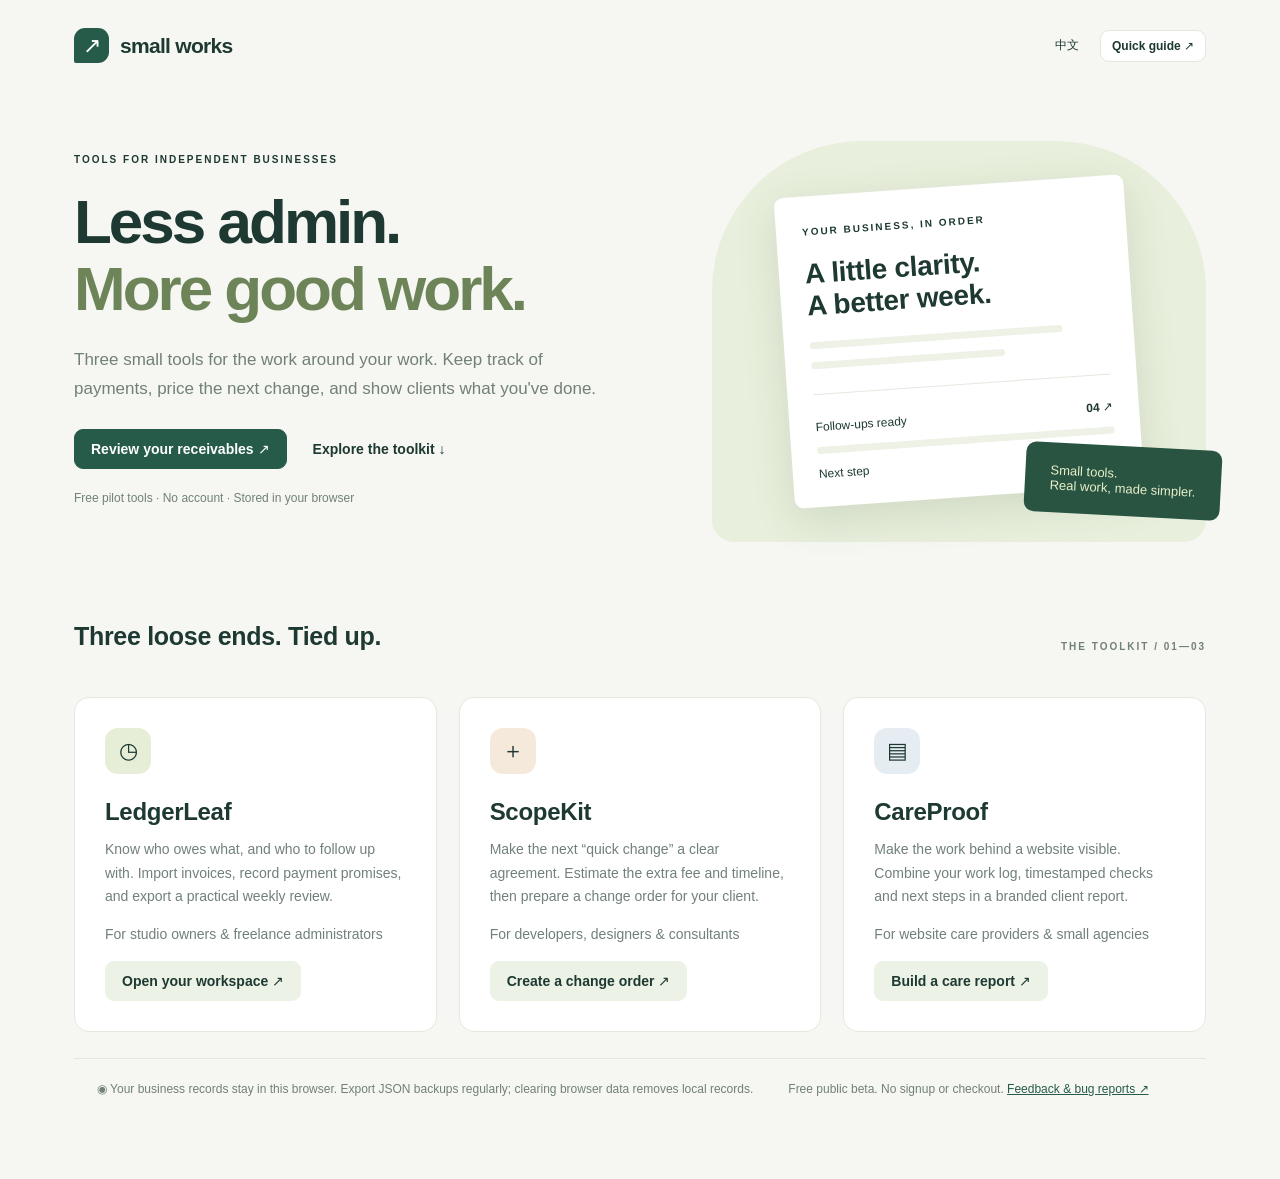
<file: index.html>
<!doctype html><html lang="en"><head><meta http-equiv="Content-Security-Policy" content="default-src 'self'; script-src 'self'; style-src 'self' 'unsafe-inline'; img-src 'self' data:; connect-src 'self'; worker-src 'self'; object-src 'none'; base-uri 'none'; form-action 'self'"><meta name="referrer" content="no-referrer"><meta property="og:title" content="Small Works — three free browser tools"><meta property="og:type" content="website"><meta property="og:url" content="https://zhang21901.github.io/small-works/"><meta property="og:image" content="https://zhang21901.github.io/small-works/social.png"><meta name="twitter:card" content="summary_large_image"><meta charset="utf-8"><meta name="viewport" content="width=device-width,initial-scale=1"><meta name="description" content="Three local-first tools for independent studios: receivables reviews, project change orders and website care reports."><title>Small Works · Less admin. More good work.</title><link rel="stylesheet" href="style.css"><link rel="icon" href="icon.svg"></head><body><nav class="portfolio-nav"><a class="logo" href="index-en.html"><span class="logo-mark">↗</span>small works</a><div class="actions"><a class="button quiet small" href="index-zh.html">中文</a><a class="button small" href="guide.html">Quick guide ↗</a></div></nav><main><section class="hero"><div><span class="eyebrow">TOOLS FOR INDEPENDENT BUSINESSES</span><h1>Less admin.<br><em>More good work.</em></h1><p>Three small tools for the work around your work. Keep track of payments, price the next change, and show clients what you've done.</p><div class="actions"><a class="button primary" href="app.html">Review your receivables ↗</a><a class="button quiet" href="#tools">Explore the toolkit ↓</a></div><p class="hint" style="font-size:12px;margin-top:19px">Free pilot tools · No account · Stored in your browser</p></div><div class="hero-art" aria-hidden="true"><div class="mini-report"><span class="eyebrow">YOUR BUSINESS, IN ORDER</span><h2 style="font-size:28px;margin:20px 0">A little clarity.<br>A better week.</h2><div class="mini-line" style="width:85%"></div><div class="mini-line" style="width:65%"></div><hr style="border:0;border-top:1px solid #e4e9df;margin:25px 0"><div style="display:flex;justify-content:space-between;font-size:12px"><span>Follow-ups ready</span><strong>04 ↗</strong></div><div class="mini-line"></div><div style="display:flex;justify-content:space-between;font-size:12px"><span>Next step</span><strong>Make it happen.</strong></div></div><div class="hero-stamp">Small tools.<br>Real work, made simpler.</div></div></section><section class="products" id="tools"><div class="products-head"><h2>Three loose ends. Tied up.</h2><span class="eyebrow muted">THE TOOLKIT / 01—03</span></div><div class="product-grid"><article class="product-card"><div class="product-icon">◷</div><h2>LedgerLeaf</h2><p>Know who owes what, and who to follow up with. Import invoices, record payment promises, and export a practical weekly review.</p><p class="hint">For studio owners & freelance administrators</p><a class="button soft" href="app.html">Open your workspace ↗</a></article><article class="product-card"><div class="product-icon">＋</div><h2>ScopeKit</h2><p>Make the next “quick change” a clear agreement. Estimate the extra fee and timeline, then prepare a change order for your client.</p><p class="hint">For developers, designers & consultants</p><a class="button soft" href="scope.html">Create a change order ↗</a></article><article class="product-card"><div class="product-icon">▤</div><h2>CareProof</h2><p>Make the work behind a website visible. Combine your work log, timestamped checks and next steps in a branded client report.</p><p class="hint">For website care providers & small agencies</p><a class="button soft" href="care.html">Build a care report ↗</a></article></div><div class="wide-note"><span>◉ Your business records stay in this browser. Export JSON backups regularly; clearing browser data removes local records.</span><span>Free public beta. No signup or checkout. <a href="https://github.com/Zhang21901/small-works/issues">Feedback &amp; bug reports ↗</a></span></div></section></main><script src="landing.js"></script></body></html>
</file>
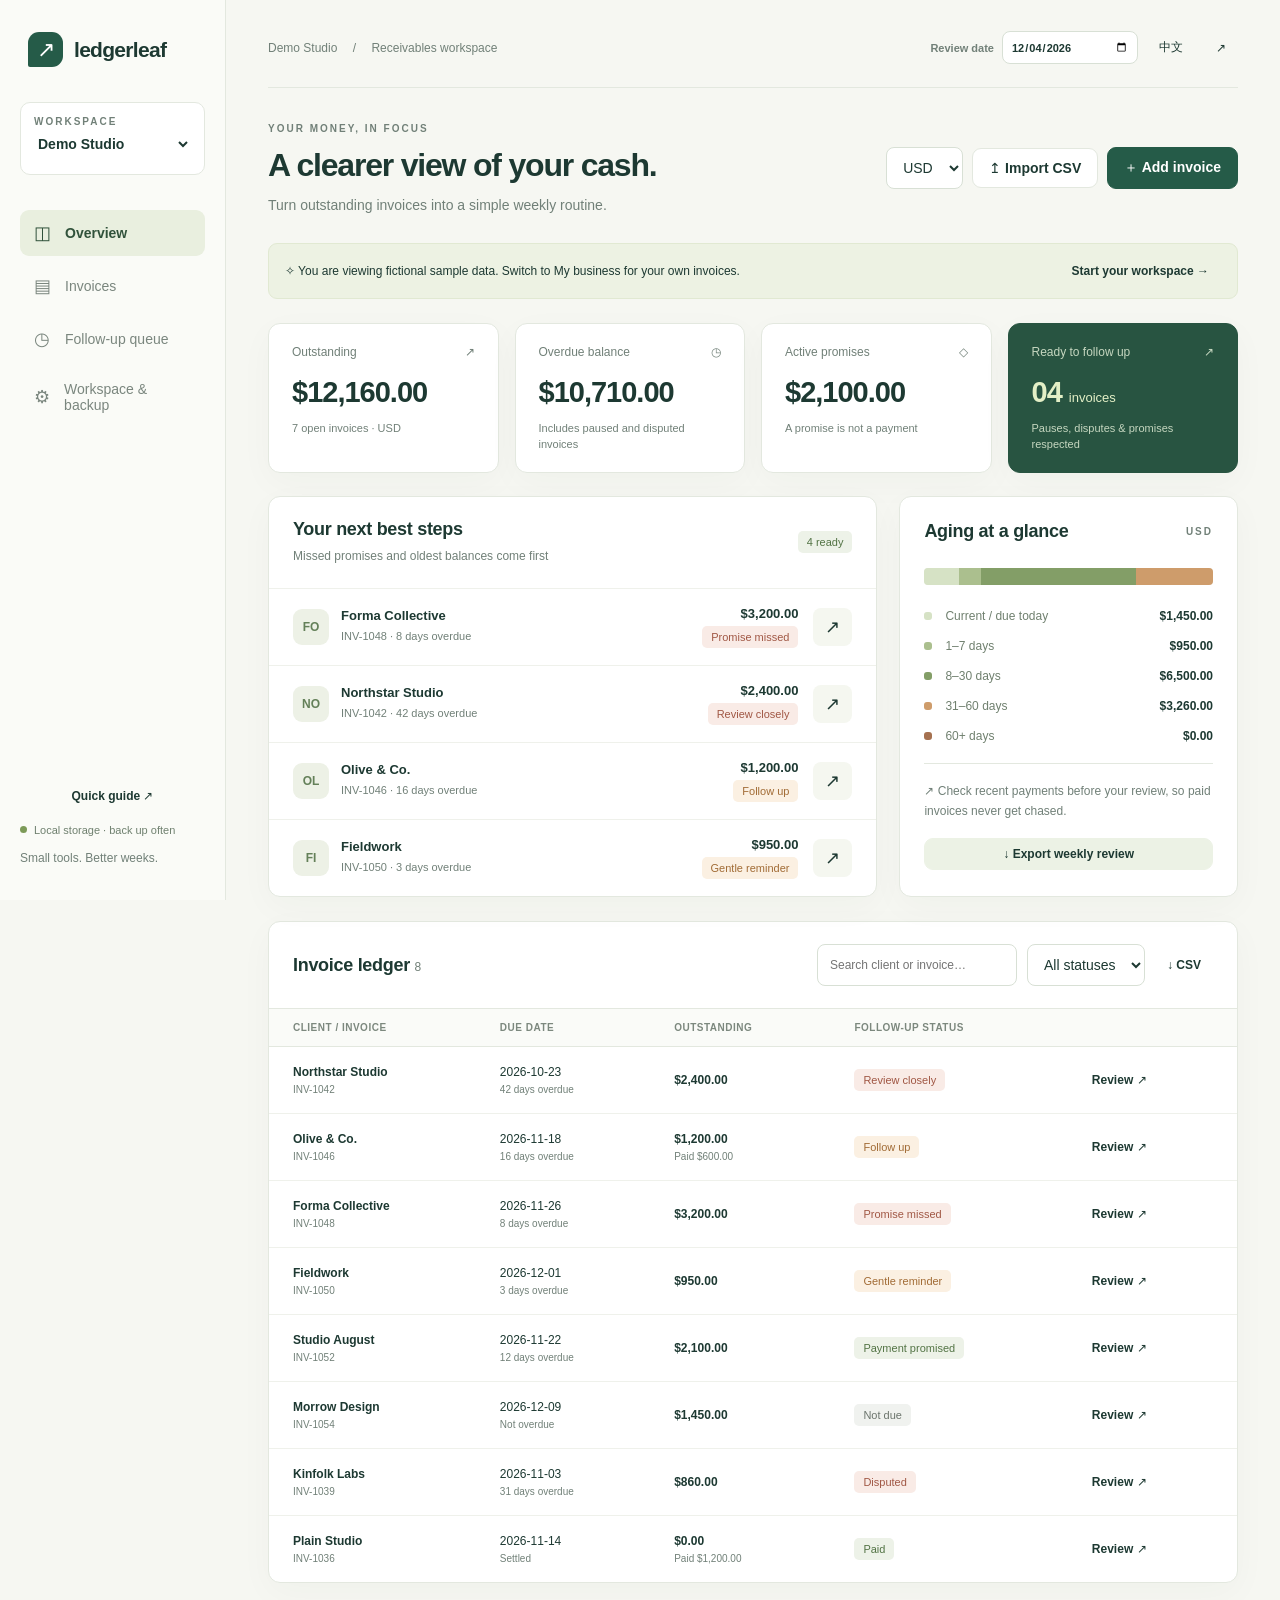
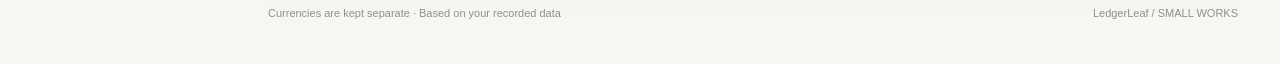
<file: app.html>
<!doctype html><html lang="zh-CN"><head><meta http-equiv="Content-Security-Policy" content="default-src 'self'; script-src 'self'; style-src 'self' 'unsafe-inline'; img-src 'self' data:; connect-src 'self'; worker-src 'self'; object-src 'none'; base-uri 'none'; form-action 'self'"><meta name="referrer" content="no-referrer"><meta property="og:title" content="Small Works — three free browser tools"><meta property="og:type" content="website"><meta property="og:url" content="https://zhang21901.github.io/small-works/"><meta property="og:image" content="https://zhang21901.github.io/small-works/social.png"><meta name="twitter:card" content="summary_large_image"><meta charset="utf-8"><meta name="viewport" content="width=device-width,initial-scale=1"><meta name="description" content="LedgerLeaf — a local-first weekly receivables review for small service businesses."><title>LedgerLeaf · 收款工作台</title><link rel="stylesheet" href="style.css"><link rel="icon" href="icon.svg"></head><body><div id="app"></div><dialog id="modal"><div id="modal-content"></div></dialog><div id="toast" role="status" class="hidden"></div><script type="module" src="app.js"></script></body></html>
</file>
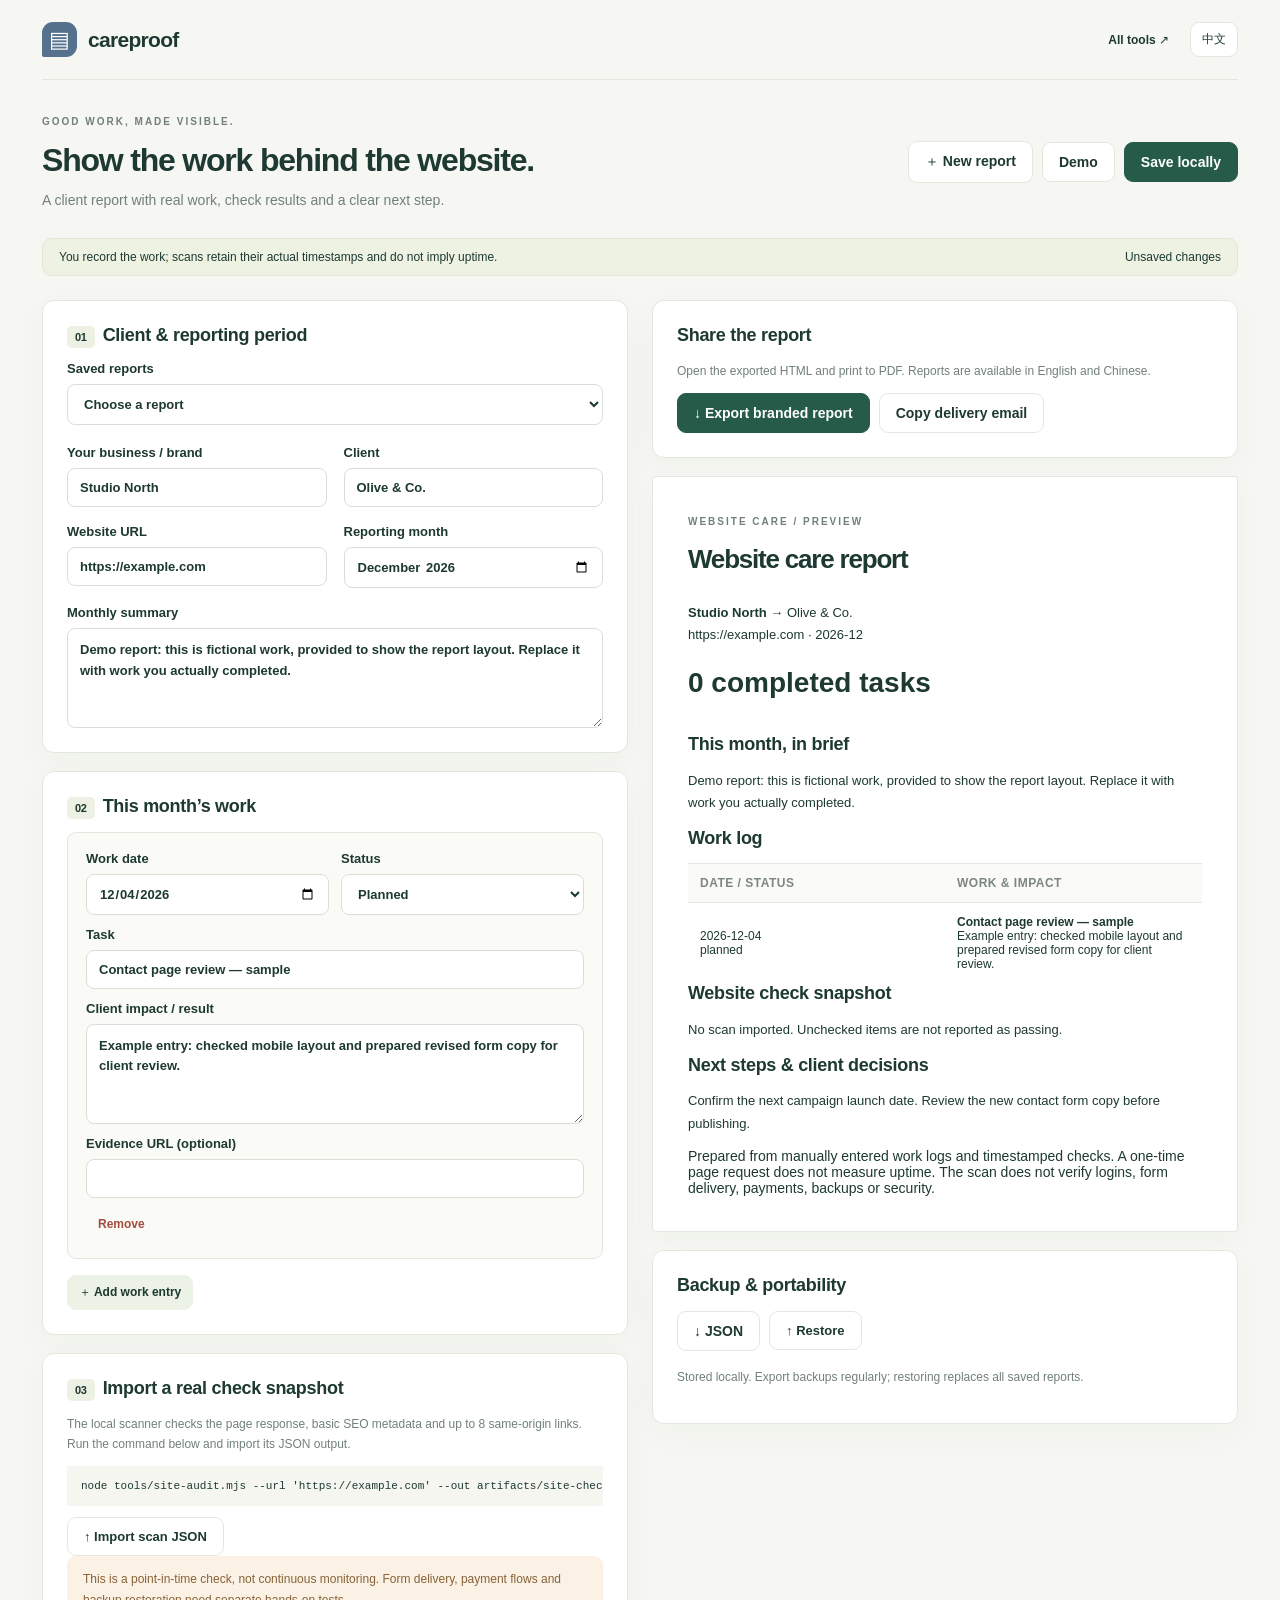
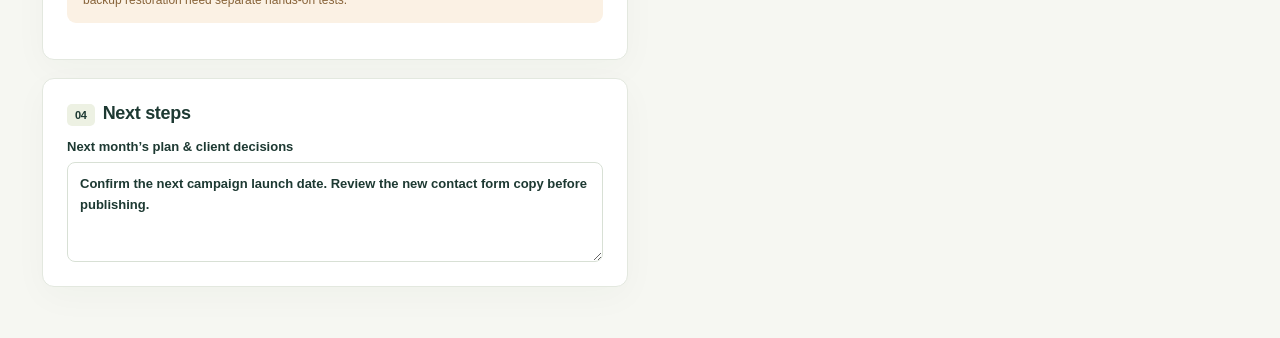
<file: care.html>
<!doctype html><html lang="zh-CN"><head><meta http-equiv="Content-Security-Policy" content="default-src 'self'; script-src 'self'; style-src 'self' 'unsafe-inline'; img-src 'self' data:; connect-src 'self'; worker-src 'self'; object-src 'none'; base-uri 'none'; form-action 'self'"><meta name="referrer" content="no-referrer"><meta property="og:title" content="Small Works — three free browser tools"><meta property="og:type" content="website"><meta property="og:url" content="https://zhang21901.github.io/small-works/"><meta property="og:image" content="https://zhang21901.github.io/small-works/social.png"><meta name="twitter:card" content="summary_large_image"><meta charset="utf-8"><meta name="viewport" content="width=device-width,initial-scale=1"><meta name="description" content="CareProof — turn real website maintenance work into a clear client report."><title>CareProof · 网站维护月报</title><link rel="stylesheet" href="style.css"><link rel="icon" href="icon.svg"></head><body><div id="care-app"></div><div id="toast" role="status" class="hidden"></div><script type="module" src="care.js"></script></body></html>
</file>
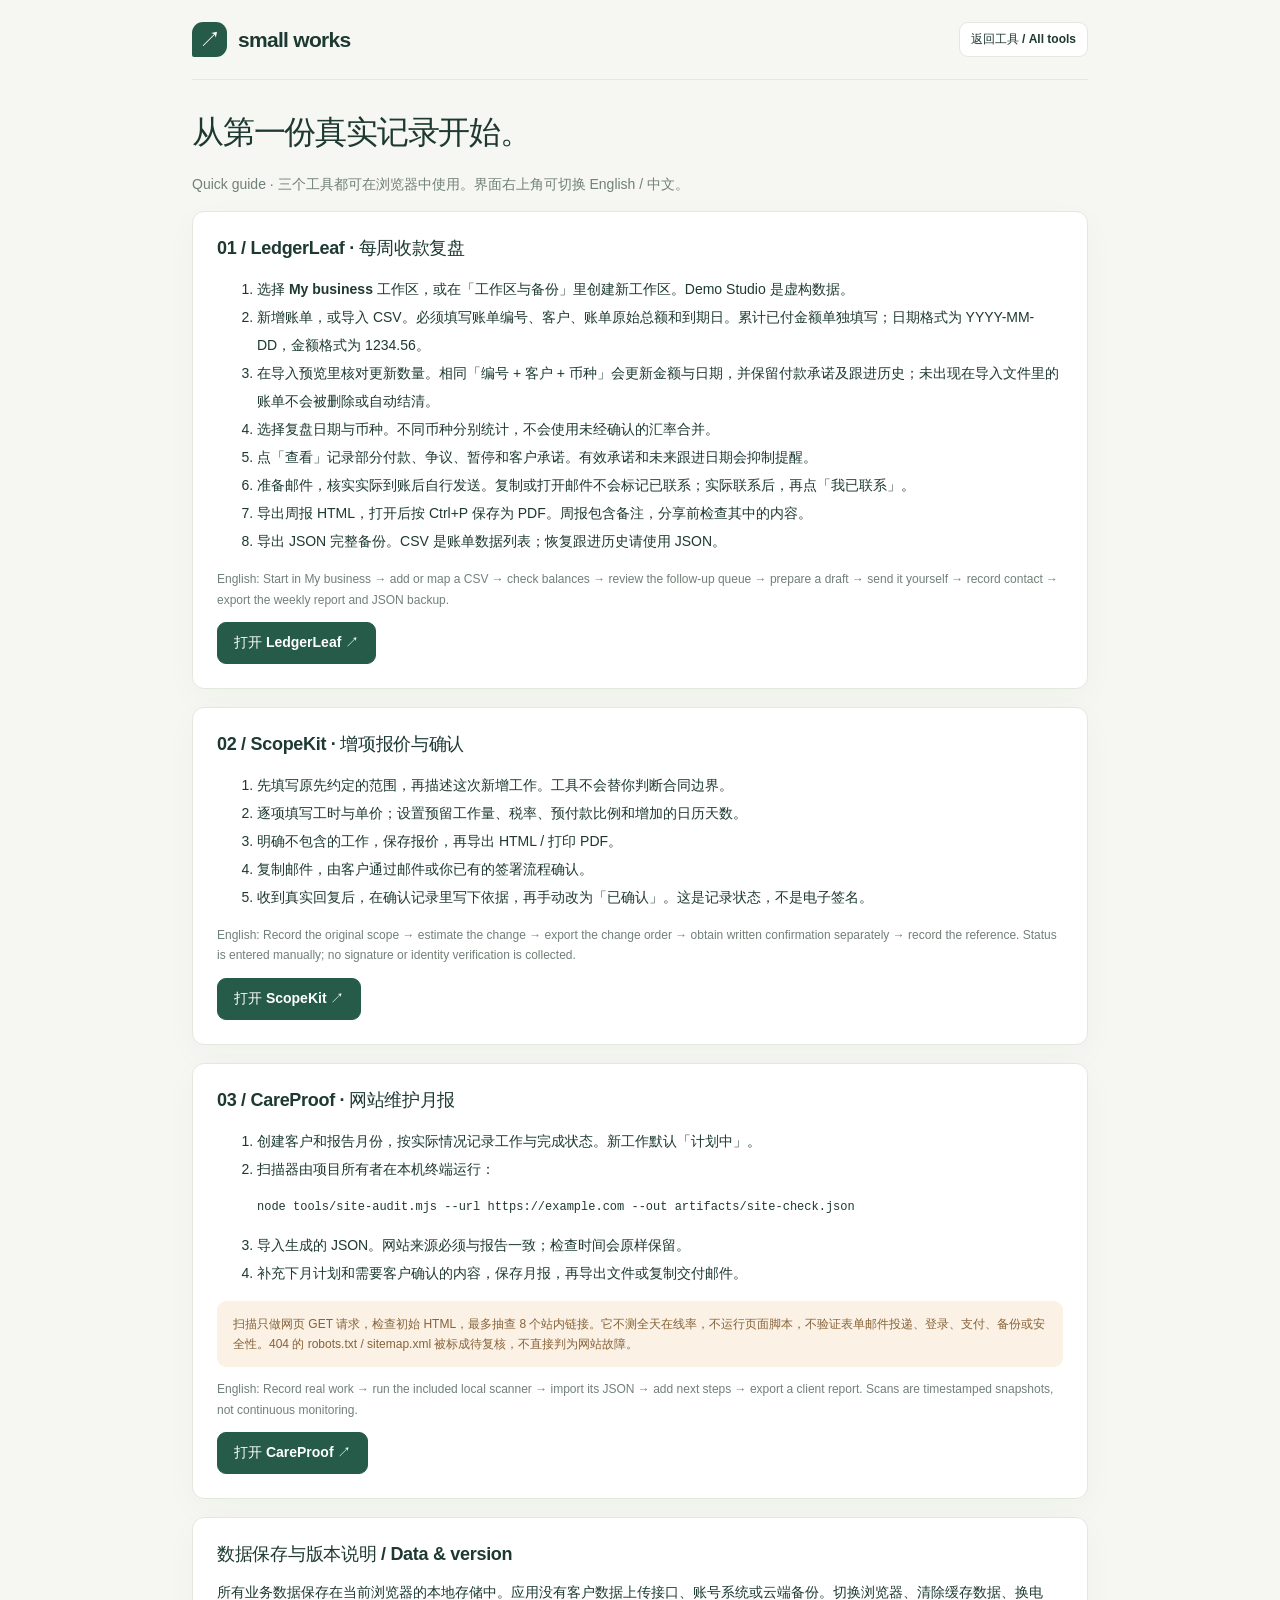
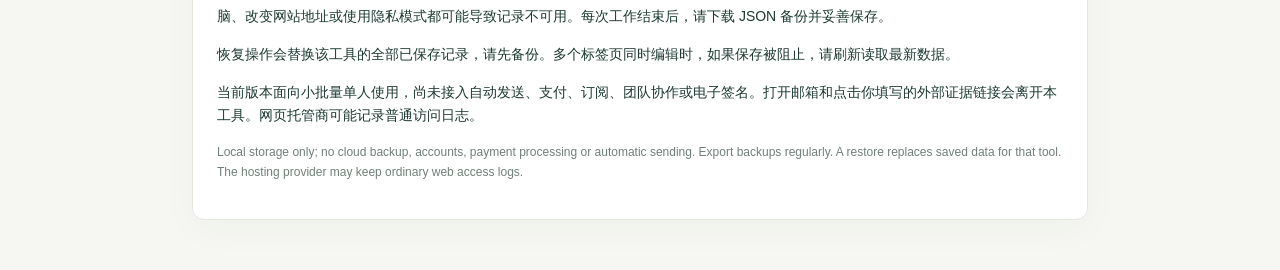
<file: guide.html>
<!doctype html><html lang="zh-CN"><head><meta http-equiv="Content-Security-Policy" content="default-src 'self'; script-src 'self'; style-src 'self' 'unsafe-inline'; img-src 'self' data:; connect-src 'self'; worker-src 'self'; object-src 'none'; base-uri 'none'; form-action 'self'"><meta name="referrer" content="no-referrer"><meta property="og:title" content="Small Works — three free browser tools"><meta property="og:type" content="website"><meta property="og:url" content="https://zhang21901.github.io/small-works/"><meta property="og:image" content="https://zhang21901.github.io/small-works/social.png"><meta name="twitter:card" content="summary_large_image"><meta charset="utf-8"><meta name="viewport" content="width=device-width,initial-scale=1"><title>使用指南 · Small Works</title><link rel="stylesheet" href="style.css"><link rel="icon" href="icon.svg"></head><body><main class="tool-container" style="max-width:960px"><nav class="app-nav"><a href="index.html" class="logo"><span class="logo-mark">↗</span>small works</a><a href="index.html" class="button small">返回工具 / All tools</a></nav><h1>从第一份真实记录开始。</h1><p class="muted">Quick guide · 三个工具都可在浏览器中使用。界面右上角可切换 English / 中文。</p><div class="stack"><article class="card card-pad"><h2>01 / LedgerLeaf · 每周收款复盘</h2><ol style="line-height:2"><li>选择 <b>My business</b> 工作区，或在「工作区与备份」里创建新工作区。Demo Studio 是虚构数据。</li><li>新增账单，或导入 CSV。必须填写账单编号、客户、账单原始总额和到期日。累计已付金额单独填写；日期格式为 YYYY-MM-DD，金额格式为 1234.56。</li><li>在导入预览里核对更新数量。相同「编号 + 客户 + 币种」会更新金额与日期，并保留付款承诺及跟进历史；未出现在导入文件里的账单不会被删除或自动结清。</li><li>选择复盘日期与币种。不同币种分别统计，不会使用未经确认的汇率合并。</li><li>点「查看」记录部分付款、争议、暂停和客户承诺。有效承诺和未来跟进日期会抑制提醒。</li><li>准备邮件，核实实际到账后自行发送。复制或打开邮件不会标记已联系；实际联系后，再点「我已联系」。</li><li>导出周报 HTML，打开后按 Ctrl+P 保存为 PDF。周报包含备注，分享前检查其中的内容。</li><li>导出 JSON 完整备份。CSV 是账单数据列表；恢复跟进历史请使用 JSON。</li></ol><p class="hint">English: Start in My business → add or map a CSV → check balances → review the follow-up queue → prepare a draft → send it yourself → record contact → export the weekly report and JSON backup.</p><a class="button primary" href="app.html">打开 LedgerLeaf ↗</a></article><article class="card card-pad"><h2>02 / ScopeKit · 增项报价与确认</h2><ol style="line-height:2"><li>先填写原先约定的范围，再描述这次新增工作。工具不会替你判断合同边界。</li><li>逐项填写工时与单价；设置预留工作量、税率、预付款比例和增加的日历天数。</li><li>明确不包含的工作，保存报价，再导出 HTML / 打印 PDF。</li><li>复制邮件，由客户通过邮件或你已有的签署流程确认。</li><li>收到真实回复后，在确认记录里写下依据，再手动改为「已确认」。这是记录状态，不是电子签名。</li></ol><p class="hint">English: Record the original scope → estimate the change → export the change order → obtain written confirmation separately → record the reference. Status is entered manually; no signature or identity verification is collected.</p><a class="button primary" href="scope.html">打开 ScopeKit ↗</a></article><article class="card card-pad"><h2>03 / CareProof · 网站维护月报</h2><ol style="line-height:2"><li>创建客户和报告月份，按实际情况记录工作与完成状态。新工作默认「计划中」。</li><li>扫描器由项目所有者在本机终端运行：<pre style="overflow:auto;font-size:12px">node tools/site-audit.mjs --url https://example.com --out artifacts/site-check.json</pre></li><li>导入生成的 JSON。网站来源必须与报告一致；检查时间会原样保留。</li><li>补充下月计划和需要客户确认的内容，保存月报，再导出文件或复制交付邮件。</li></ol><p class="warning-note">扫描只做网页 GET 请求，检查初始 HTML，最多抽查 8 个站内链接。它不测全天在线率，不运行页面脚本，不验证表单邮件投递、登录、支付、备份或安全性。404 的 robots.txt / sitemap.xml 被标成待复核，不直接判为网站故障。</p><p class="hint">English: Record real work → run the included local scanner → import its JSON → add next steps → export a client report. Scans are timestamped snapshots, not continuous monitoring.</p><a class="button primary" href="care.html">打开 CareProof ↗</a></article><article class="card card-pad"><h2>数据保存与版本说明 / Data & version</h2><p>所有业务数据保存在当前浏览器的本地存储中。应用没有客户数据上传接口、账号系统或云端备份。切换浏览器、清除缓存数据、换电脑、改变网站地址或使用隐私模式都可能导致记录不可用。每次工作结束后，请下载 JSON 备份并妥善保存。</p><p>恢复操作会替换该工具的全部已保存记录，请先备份。多个标签页同时编辑时，如果保存被阻止，请刷新读取最新数据。</p><p>当前版本面向小批量单人使用，尚未接入自动发送、支付、订阅、团队协作或电子签名。打开邮箱和点击你填写的外部证据链接会离开本工具。网页托管商可能记录普通访问日志。</p><p class="hint">Local storage only; no cloud backup, accounts, payment processing or automatic sending. Export backups regularly. A restore replaces saved data for that tool. The hosting provider may keep ordinary web access logs.</p></article></div></main></body></html>
</file>
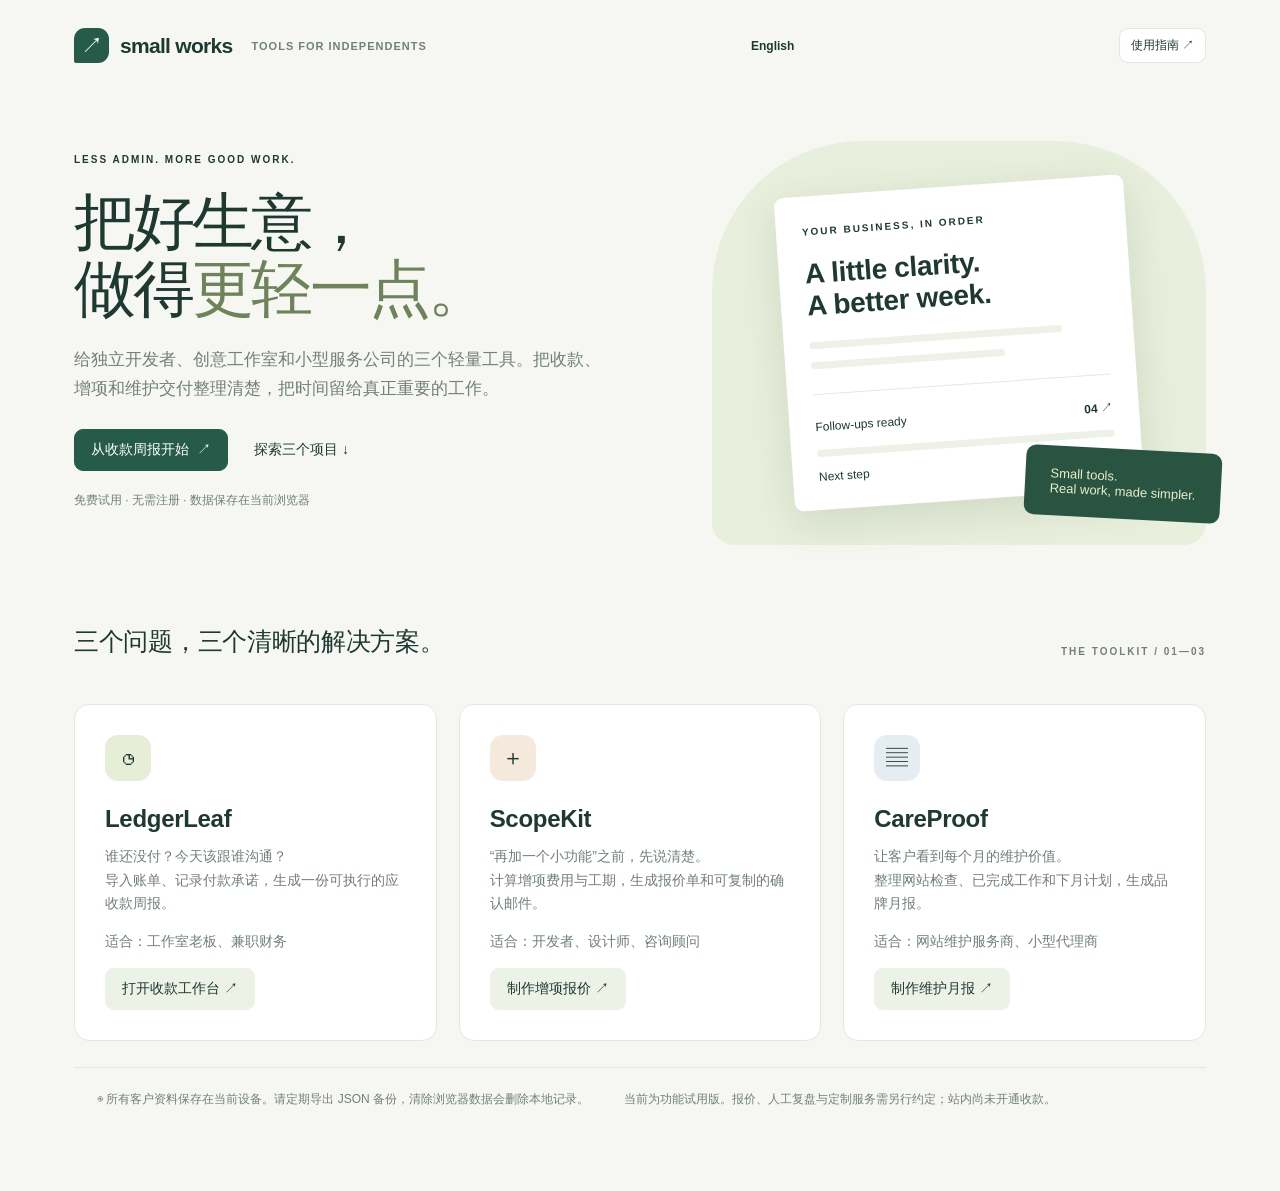
<file: index-zh.html>
<!doctype html>
<html lang="zh-CN"><head><meta http-equiv="Content-Security-Policy" content="default-src 'self'; script-src 'self'; style-src 'self' 'unsafe-inline'; img-src 'self' data:; connect-src 'self'; worker-src 'self'; object-src 'none'; base-uri 'none'; form-action 'self'"><meta name="referrer" content="no-referrer"><meta property="og:title" content="Small Works — three free browser tools"><meta property="og:type" content="website"><meta property="og:url" content="https://zhang21901.github.io/small-works/"><meta property="og:image" content="https://zhang21901.github.io/small-works/social.png"><meta name="twitter:card" content="summary_large_image"><meta charset="utf-8"><meta name="viewport" content="width=device-width, initial-scale=1"><meta name="description" content="三个为小型服务公司设计的本地工具：应收款复盘、项目增项报价、网站维护月报。"><title>Small Works · 把好生意，做得更轻一点</title><link rel="stylesheet" href="style.css"><link rel="icon" href="icon.svg" type="image/svg+xml"></head><body>
<nav class="portfolio-nav"><a class="logo" href="index.html"><span class="logo-mark">↗</span>small works<span class="muted" style="font-size:11px;letter-spacing:1px;margin-left:8px">TOOLS FOR INDEPENDENTS</span></a><a class="button quiet small" href="index-en.html">English</a><a class="button small" href="guide.html">使用指南 ↗</a></nav>
<main><section class="hero"><div><span class="eyebrow">LESS ADMIN. MORE GOOD WORK.</span><h1>把好生意，<br>做得<span style="color:#6d8358">更轻一点。</span></h1><p>给独立开发者、创意工作室和小型服务公司的三个轻量工具。把收款、增项和维护交付整理清楚，把时间留给真正重要的工作。</p><div class="actions"><a class="button primary" href="app.html">从收款周报开始 <span>↗</span></a><a class="button quiet" href="#tools">探索三个项目 ↓</a></div><p class="hint" style="font-size:12px;margin-top:19px">免费试用 · 无需注册 · 数据保存在当前浏览器</p></div><div class="hero-art" aria-hidden="true"><div class="mini-report"><span class="eyebrow">YOUR BUSINESS, IN ORDER</span><h2 style="font-size:28px;margin:20px 0">A little clarity.<br>A better week.</h2><div class="mini-line" style="width:85%"></div><div class="mini-line" style="width:65%"></div><hr style="border:0;border-top:1px solid #e4e9df;margin:25px 0"><div style="display:flex;justify-content:space-between;font-size:12px"><span>Follow-ups ready</span><strong>04 ↗</strong></div><div class="mini-line"></div><div style="display:flex;justify-content:space-between;font-size:12px"><span>Next step</span><strong>Make it happen.</strong></div></div><div class="hero-stamp">Small tools.<br>Real work, made simpler.</div></div></section>
<section class="products" id="tools"><div class="products-head"><h2>三个问题，三个清晰的解决方案。</h2><span class="eyebrow muted">THE TOOLKIT / 01—03</span></div><div class="product-grid">
<article class="product-card"><div class="product-icon">◷</div><h2>LedgerLeaf</h2><p>谁还没付？今天该跟谁沟通？<br>导入账单、记录付款承诺，生成一份可执行的应收款周报。</p><p class="hint">适合：工作室老板、兼职财务</p><a class="button soft" href="app.html">打开收款工作台 ↗</a></article>
<article class="product-card"><div class="product-icon">＋</div><h2>ScopeKit</h2><p>“再加一个小功能”之前，先说清楚。<br>计算增项费用与工期，生成报价单和可复制的确认邮件。</p><p class="hint">适合：开发者、设计师、咨询顾问</p><a class="button soft" href="scope.html">制作增项报价 ↗</a></article>
<article class="product-card"><div class="product-icon">▤</div><h2>CareProof</h2><p>让客户看到每个月的维护价值。<br>整理网站检查、已完成工作和下月计划，生成品牌月报。</p><p class="hint">适合：网站维护服务商、小型代理商</p><a class="button soft" href="care.html">制作维护月报 ↗</a></article>
</div><div class="wide-note"><span>◉ 所有客户资料保存在当前设备。请定期导出 JSON 备份，清除浏览器数据会删除本地记录。</span><span>当前为功能试用版。报价、人工复盘与定制服务需另行约定；站内尚未开通收款。</span></div></section></main><script src="landing.js"></script></body></html>
</file>
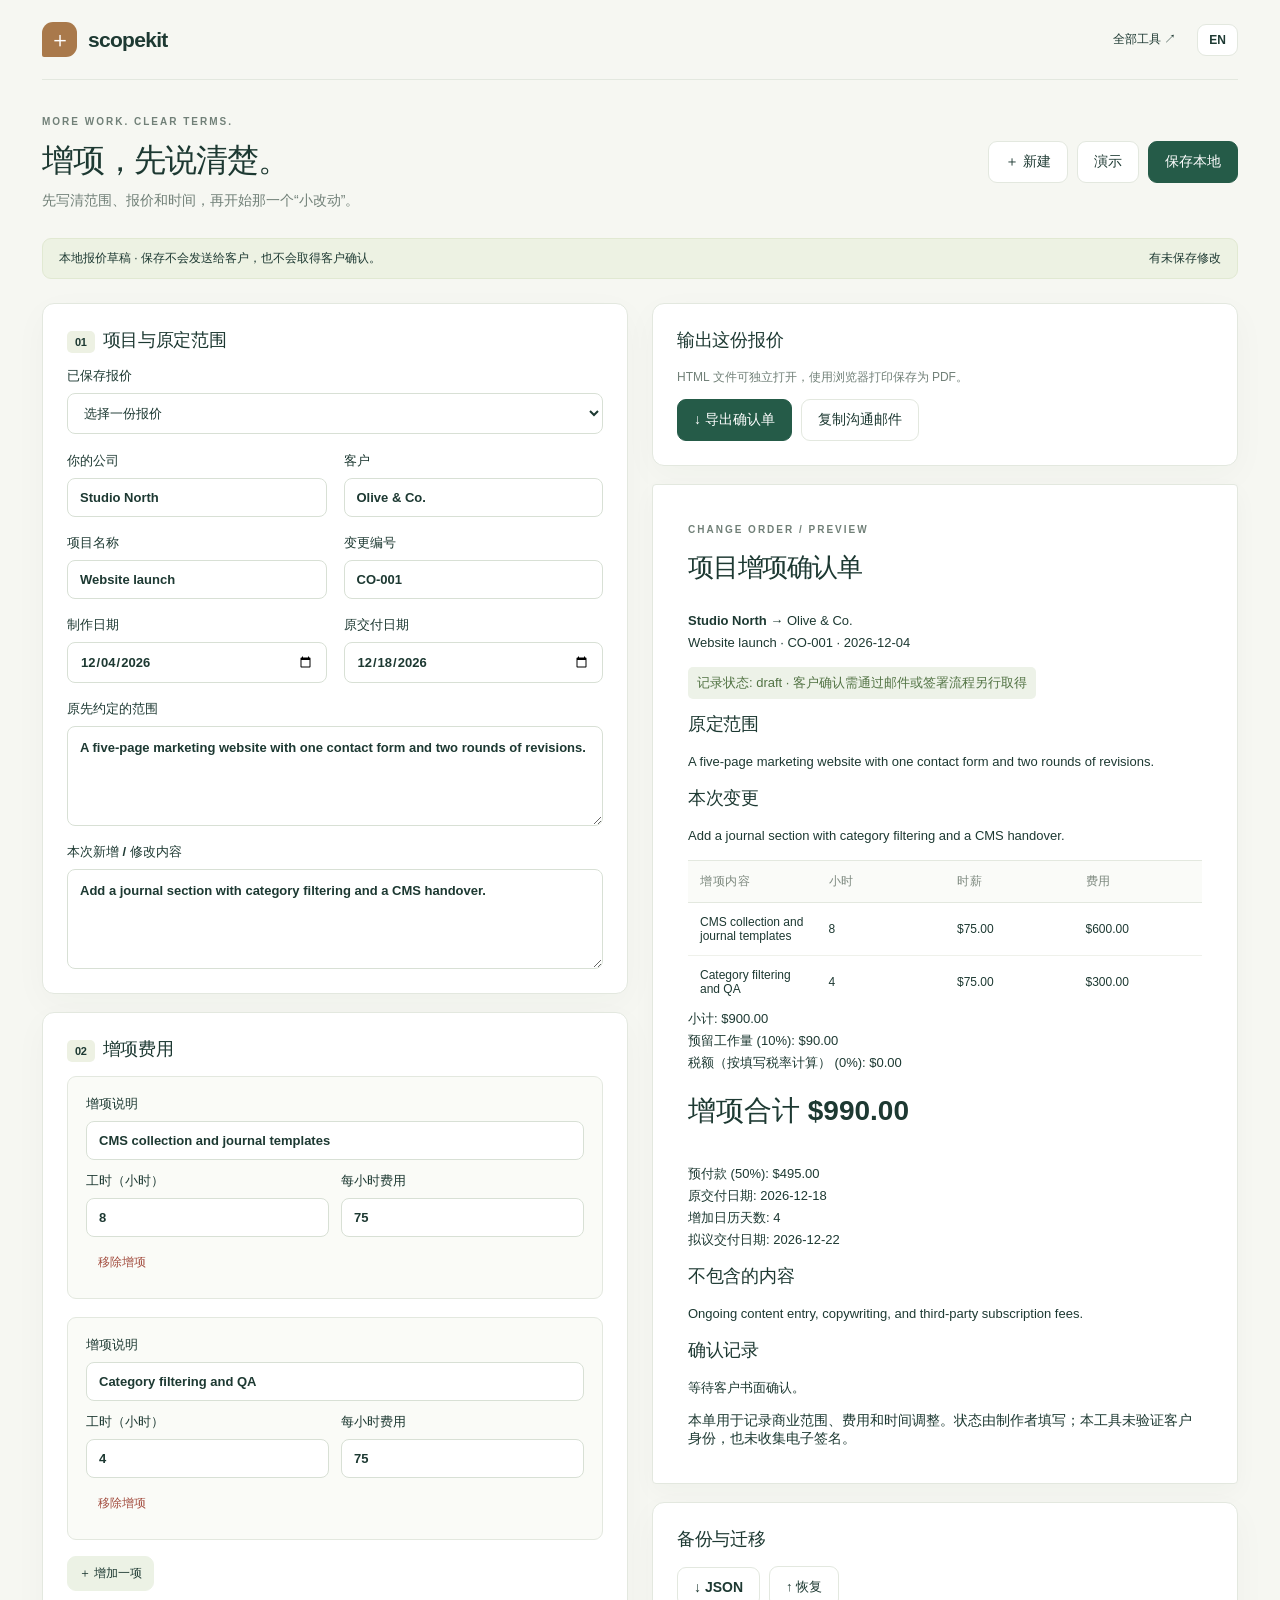
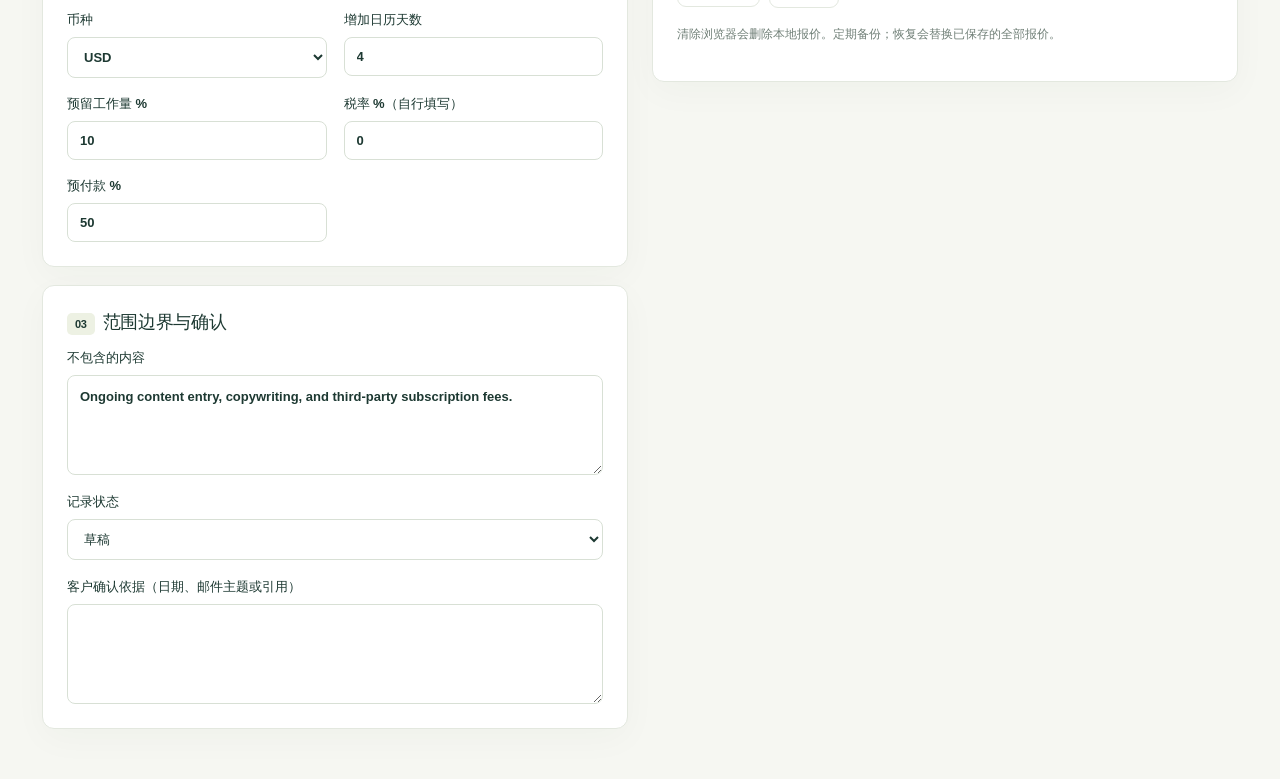
<file: scope.html>
<!doctype html><html lang="zh-CN"><head><meta http-equiv="Content-Security-Policy" content="default-src 'self'; script-src 'self'; style-src 'self' 'unsafe-inline'; img-src 'self' data:; connect-src 'self'; worker-src 'self'; object-src 'none'; base-uri 'none'; form-action 'self'"><meta name="referrer" content="no-referrer"><meta property="og:title" content="Small Works — three free browser tools"><meta property="og:type" content="website"><meta property="og:url" content="https://zhang21901.github.io/small-works/"><meta property="og:image" content="https://zhang21901.github.io/small-works/social.png"><meta name="twitter:card" content="summary_large_image"><meta charset="utf-8"><meta name="viewport" content="width=device-width,initial-scale=1"><meta name="description" content="ScopeKit — estimate project changes, document scope and prepare a client confirmation."><title>ScopeKit · 项目增项报价</title><link rel="stylesheet" href="style.css"><link rel="icon" href="icon.svg"></head><body><div id="scope-app"></div><div id="toast" role="status" class="hidden"></div><script type="module" src="scope.js"></script></body></html>
</file>
<file: style.css>
@import url('./local-fonts.css');
:root{--bg:#f6f7f2;--paper:#fff;--ink:#1d3932;--muted:#718078;--line:#e3e8df;--green:#255b48;--lime:#ddebba;--orange:#c77f4b;--red:#a24c3e;--shadow:0 10px 35px #20382d08;font-family:Inter,'Segoe UI','Microsoft YaHei',sans-serif;color:var(--ink);background:var(--bg);font-synthesis:none}*{box-sizing:border-box}body{margin:0;font-size:14px}button,input,select,textarea{font:inherit}button,a,input,select,textarea{-webkit-tap-highlight-color:transparent}button,.button{cursor:pointer;border:1px solid var(--line);background:white;color:var(--ink);padding:11px 16px;border-radius:9px;font-weight:600;display:inline-flex;align-items:center;justify-content:center;gap:8px;text-decoration:none;transition:background .15s,transform .15s}button:hover,.button:hover{background:#edf2e8}button:active{transform:translateY(1px)}button:disabled{opacity:.45;cursor:not-allowed}.primary{background:var(--green);color:white;border-color:var(--green)}.primary:hover{background:#1b4737}.soft{background:#ecf2e5;border-color:#ecf2e5}.quiet{background:transparent;border-color:transparent}.danger{color:var(--red)}a{color:var(--green)}input,select,textarea{border:1px solid #d8e0d5;border-radius:8px;padding:11px 12px;color:var(--ink);background:white;max-width:100%}textarea{resize:vertical;min-height:100px;line-height:1.6}label{display:flex;flex-direction:column;gap:8px;font-size:13px;font-weight:600}input:focus,select:focus,textarea:focus,button:focus-visible,a:focus-visible{outline:3px solid #b8cd95;outline-offset:2px}h1,h2,h3,p{margin-top:0}h1{font-size:32px;letter-spacing:-1.2px;line-height:1.25}h2{font-size:18px;letter-spacing:-.3px}h3{font-size:15px}p{line-height:1.7}.muted{color:var(--muted)}.eyebrow{font-size:10px;font-weight:700;letter-spacing:2px;text-transform:uppercase}.logo{display:flex;align-items:center;gap:11px;font-size:21px;font-weight:750;letter-spacing:-.7px;text-decoration:none;color:var(--ink)}.logo-mark{display:grid;place-items:center;width:35px;height:35px;color:white;background:var(--green);border-radius:11px 11px 11px 2px;font-size:22px}.app-shell{display:grid;grid-template-columns:226px minmax(0,1fr);min-height:100vh}.sidebar{background:#fafbf7;border-right:1px solid var(--line);padding:32px 20px;display:flex;flex-direction:column;gap:35px;position:sticky;top:0;height:100vh}.sidebar .logo{padding:0 8px}.workspace-control{background:white;border:1px solid var(--line);border-radius:10px;padding:13px}.workspace-control select{width:100%;padding:8px 0;border:0;font-weight:650;background:transparent}.sidebar nav{display:grid;gap:7px}.nav-item{border:0;text-align:left;justify-content:flex-start;padding:12px 14px;background:transparent;color:#7a867e;font-weight:500}.nav-item.active{background:#e9efdf;color:#31523b;font-weight:700}.nav-symbol{width:23px;font-size:18px}.sidebar-footer{margin-top:auto;display:grid;gap:12px}.local-tag{font-size:11px;color:#6f806f;display:flex;gap:7px;align-items:center}.dot{width:7px;height:7px;background:#7c9a58;border-radius:50%;display:inline-block}.main{padding:30px 42px 45px;max-width:1550px;width:100%;margin:auto}.topbar{display:flex;align-items:center;justify-content:space-between;border-bottom:1px solid var(--line);padding-bottom:22px;margin-bottom:31px;gap:14px}.topbar .breadcrumb{font-size:12px;color:var(--muted)}.actions{display:flex;flex-wrap:wrap;align-items:center;gap:9px}.small{font-size:12px;padding:8px 11px}.page-heading{display:flex;align-items:center;justify-content:space-between;gap:20px;margin-bottom:25px}.page-heading h1{margin-bottom:9px}.page-heading p{margin:0}.demo-notice{display:flex;align-items:center;justify-content:space-between;gap:12px;background:#edf2e3;border:1px solid #e1e9d2;padding:11px 16px;border-radius:9px;font-size:12px;margin-bottom:24px}.stats{display:grid;grid-template-columns:repeat(4,minmax(0,1fr));gap:16px;margin-bottom:23px}.stat{background:white;border:1px solid var(--line);border-radius:12px;padding:21px 23px;box-shadow:var(--shadow)}.stat label{font-weight:500;color:var(--muted);font-size:12px;display:flex;flex-direction:row;justify-content:space-between}.stat strong{display:block;font-size:29px;letter-spacing:-1px;margin:17px 0 10px;font-weight:650}.stat small{font-size:11px;color:var(--muted)}.stat.highlight{background:#285441;border-color:#285441;color:white}.stat.highlight label,.stat.highlight small{color:#c6d7c0}.stat.highlight strong{color:#e3efc6}.dashboard-grid{display:grid;grid-template-columns:minmax(0,1.8fr) minmax(260px,1fr);gap:22px;margin-bottom:24px}.card{background:white;border:1px solid var(--line);border-radius:12px;box-shadow:var(--shadow);overflow:hidden}.card-pad{padding:24px}.card-header{padding:22px 24px;display:flex;align-items:center;justify-content:space-between;gap:15px}.card-header h2{margin:0}.card-header p{font-size:12px;margin:6px 0 0;color:var(--muted)}.badge{display:inline-flex;align-items:center;padding:5px 9px;border-radius:5px;font-size:11px;background:#edf2e8;color:#527344;white-space:nowrap}.badge.warn{background:#fbf0e2;color:#a16b35}.badge.bad{background:#f9ebe6;color:#a05744}.badge.grey{background:#f0f2ef;color:#6b746c}.queue-row{display:grid;grid-template-columns:36px minmax(0,1fr) auto;gap:12px;align-items:center;padding:17px 24px;border-top:1px solid #eff1eb}.avatar{width:36px;height:36px;display:grid;place-items:center;background:#edf1e6;border-radius:9px;color:#648059;font-size:12px;font-weight:700}.queue-row h3{margin-bottom:4px;font-size:13px}.queue-row p{margin:0;font-size:11px;color:var(--muted)}.queue-end{text-align:right;display:flex;align-items:center;gap:15px}.queue-end strong{display:block;font-size:13px;margin-bottom:5px}.arrow{border:0;background:#f5f7f0;border-radius:8px;padding:8px 12px;font-size:18px}.bar-track{display:flex;height:17px;border-radius:4px;overflow:hidden;background:#eff2eb;margin:2px 0 24px}.legend-row{display:grid;grid-template-columns:10px 1fr auto;gap:11px;align-items:center;margin:16px 0;color:#70806f;font-size:12px}.legend-row strong{color:var(--ink);font-weight:600}.color-dot{width:8px;height:8px;border-radius:3px}.insight{border-top:1px solid var(--line);font-size:12px;color:var(--muted);padding-top:17px;margin-top:20px;line-height:1.7}.table-wrap{overflow-x:auto}table{width:100%;border-collapse:collapse;text-align:left;white-space:nowrap}th{background:#fafbf8;color:#7c887e;font-size:10px;font-weight:600;letter-spacing:.5px;text-transform:uppercase;padding:13px 24px;border-top:1px solid var(--line);border-bottom:1px solid var(--line)}td{font-size:12px;padding:17px 24px;border-bottom:1px solid #eff1eb}tbody tr:last-child td{border-bottom:0}td .sub{display:block;font-size:10px;color:var(--muted);margin-top:5px}.table-tools{display:flex;gap:10px}.table-tools input{font-size:12px;width:200px}.empty{padding:45px 25px;text-align:center;color:var(--muted);line-height:1.8}.page-foot{display:flex;justify-content:space-between;margin-top:24px;font-size:11px;color:#8a9389;gap:12px}.hidden{display:none!important}dialog{border:1px solid var(--line);border-radius:16px;padding:0;width:min(780px,calc(100% - 30px));max-height:90vh;color:var(--ink);box-shadow:0 20px 100px #15281c30}dialog::backdrop{background:#1f302b66;backdrop-filter:blur(3px)}.dialog-head{display:flex;justify-content:space-between;align-items:center;padding:22px 26px;border-bottom:1px solid var(--line)}.dialog-head h2{margin:0}.dialog-body{padding:24px 26px}.dialog-footer{display:flex;justify-content:flex-end;flex-wrap:wrap;gap:10px;padding-top:22px}.form-grid{display:grid;grid-template-columns:1fr 1fr;gap:17px}.span-2{grid-column:1/-1}.error{color:#a33f30;background:#fff1eb;padding:12px 15px;border-radius:8px;font-size:13px;margin:14px 0;white-space:pre-wrap}.hint{font-size:12px;color:var(--muted);line-height:1.7}.history-item{border-left:2px solid #dce6d2;padding:8px 15px;margin:8px 0;font-size:12px}.history-item small{color:var(--muted)}#toast{position:fixed;bottom:25px;left:50%;transform:translateX(-50%);padding:14px 24px;background:#203f32;color:white;box-shadow:0 8px 35px #0002;border-radius:10px;z-index:1000;font-size:13px;max-width:90vw}.stack{display:grid;gap:18px}.two-col{display:grid;grid-template-columns:minmax(0,1fr) minmax(0,1fr);gap:24px}.app-nav{display:flex;align-items:center;justify-content:space-between;border-bottom:1px solid var(--line);padding:22px 0;margin-bottom:32px;gap:20px}.tool-container{max-width:1260px;margin:0 auto;padding:0 32px 50px}.preview-paper{background:white;padding:35px;border:1px solid var(--line);border-radius:4px;box-shadow:0 8px 25px #18332b08}.preview-paper h1{font-size:26px}.preview-paper p{font-size:13px;white-space:pre-wrap}.preview-paper td,.preview-paper th{padding:12px;font-size:12px;white-space:normal}.preview-paper .big{font-size:28px;font-weight:700}.item-card{padding:18px;background:#fafbf7;border:1px solid var(--line);border-radius:9px}.item-card .form-grid{gap:12px}.section-number{font-size:11px;font-weight:700;background:#edf1e3;padding:5px 8px;border-radius:5px;margin-right:8px}.portfolio-nav{max-width:1180px;margin:auto;display:flex;align-items:center;justify-content:space-between;padding:28px 24px}.hero{max-width:1180px;margin:50px auto 60px;padding:0 24px;display:grid;grid-template-columns:1.15fr 1fr;gap:70px;align-items:center}.hero h1{font-size:62px;line-height:1.08;letter-spacing:-3px;margin:23px 0}.hero h1 em{font-style:normal;color:#6d8358}.hero p{font-size:17px;color:var(--muted);max-width:540px;margin-bottom:25px}.hero-art{position:relative;background:#e8efdc;border-radius:150px 150px 22px 22px;min-height:365px;display:grid;align-items:center;padding:45px 28px}.mini-report{transform:rotate(-4deg);background:white;padding:26px;border-radius:9px;box-shadow:0 12px 40px #3e573425;max-width:350px;margin:auto;width:100%}.mini-report .mini-line{height:7px;background:#edf1e6;border-radius:3px;margin:13px 0}.hero-stamp{position:absolute;bottom:26px;right:-15px;background:#285441;color:#e8efc9;padding:20px 25px;border-radius:10px;transform:rotate(3deg);font-size:13px}.products{max-width:1180px;margin:auto;padding:20px 24px 60px}.products-head{display:flex;justify-content:space-between;align-items:center;margin-bottom:25px}.products-head h2{font-size:25px}.product-grid{display:grid;grid-template-columns:repeat(3,1fr);gap:22px}.product-card{background:white;border:1px solid var(--line);border-radius:15px;padding:30px;display:flex;flex-direction:column;min-height:325px}.product-card h2{font-size:24px;margin:24px 0 12px}.product-card p{color:var(--muted);font-size:14px}.product-card .button{margin-top:auto;align-self:flex-start}.product-icon{width:46px;height:46px;border-radius:13px;background:#e6eed8;display:grid;place-items:center;font-size:22px}.product-card:nth-child(2) .product-icon{background:#f5e9db}.product-card:nth-child(3) .product-icon{background:#e5ecf2}.wide-note{margin-top:26px;padding:23px;border-top:1px solid var(--line);display:flex;gap:35px;color:var(--muted);font-size:12px}.report-task{margin:12px 0;padding:13px;background:#f5f7ef}.warning-note{background:#fbf1e4;color:#876339;font-size:12px;padding:13px 16px;border-radius:9px;line-height:1.7}.check-list{display:grid;gap:10px}.check-row{display:flex;justify-content:space-between;gap:12px;border-bottom:1px solid var(--line);padding:12px 0}.check-row span{font-size:13px}.check-row small{color:var(--muted)}
@media(min-width:1600px){.main{padding:40px 55px}.dashboard-grid{grid-template-columns:1.8fr 1fr}.queue-row{padding-top:22px;padding-bottom:22px}}
@media(max-width:1100px){.app-shell{grid-template-columns:185px minmax(0,1fr)}.sidebar{padding:24px 12px}.main{padding:25px}.stats{gap:10px}.stat{padding:17px}.stat strong{font-size:24px}.dashboard-grid{grid-template-columns:1.4fr 1fr}.queue-end{gap:5px}.queue-row{padding:17px}.hero h1{font-size:49px}.hero{gap:30px}.table-tools input{width:150px}}
@media(max-width:800px){.app-shell{display:block}.sidebar{height:auto;position:static;padding:15px;display:flex;flex-direction:row;align-items:center;gap:14px;border-bottom:1px solid var(--line);border-right:0;flex-wrap:wrap}.sidebar .logo{font-size:18px}.sidebar nav{display:flex;gap:4px;order:3;width:100%;overflow:auto}.sidebar .workspace-control{margin-left:auto;padding:3px 10px;max-width:190px}.sidebar .workspace-control .eyebrow,.sidebar-footer{display:none}.nav-item{font-size:12px;white-space:nowrap;padding:9px 10px}.nav-symbol{display:none}.main{padding:21px 16px}.topbar{margin-bottom:24px;padding-bottom:16px}.page-heading{align-items:flex-start}.page-heading h1{font-size:27px}.page-heading .actions{justify-content:flex-end}.stats{grid-template-columns:repeat(2,minmax(0,1fr));gap:10px}.stat strong{font-size:25px}.dashboard-grid{grid-template-columns:1fr}.two-col{grid-template-columns:1fr}.card-header{padding:18px;flex-wrap:wrap}.table-tools{width:100%;flex-wrap:wrap}.table-tools input{flex:1;min-width:100px}.topbar .breadcrumb{display:none}.topbar{justify-content:flex-end}.hero{grid-template-columns:1fr;margin-top:25px}.hero h1{font-size:45px;letter-spacing:-2px}.hero-art{display:none}.product-grid{grid-template-columns:1fr}.products-head{align-items:flex-start;gap:15px}.wide-note{flex-direction:column;gap:10px}.app-nav{flex-wrap:wrap}.tool-container{padding:0 16px 30px}.form-grid{grid-template-columns:1fr}.span-2{grid-column:auto}.dialog-body{padding:20px}.page-foot{flex-direction:column}.preview-paper{padding:22px}.queue-end .badge{display:none}.demo-notice{align-items:flex-start}.page-heading{flex-wrap:wrap}.hero p{font-size:15px}}
.preview-paper .badge{white-space:normal;line-height:1.7}.preview-paper{overflow-wrap:anywhere}.preview-paper table{table-layout:fixed}
</file>
